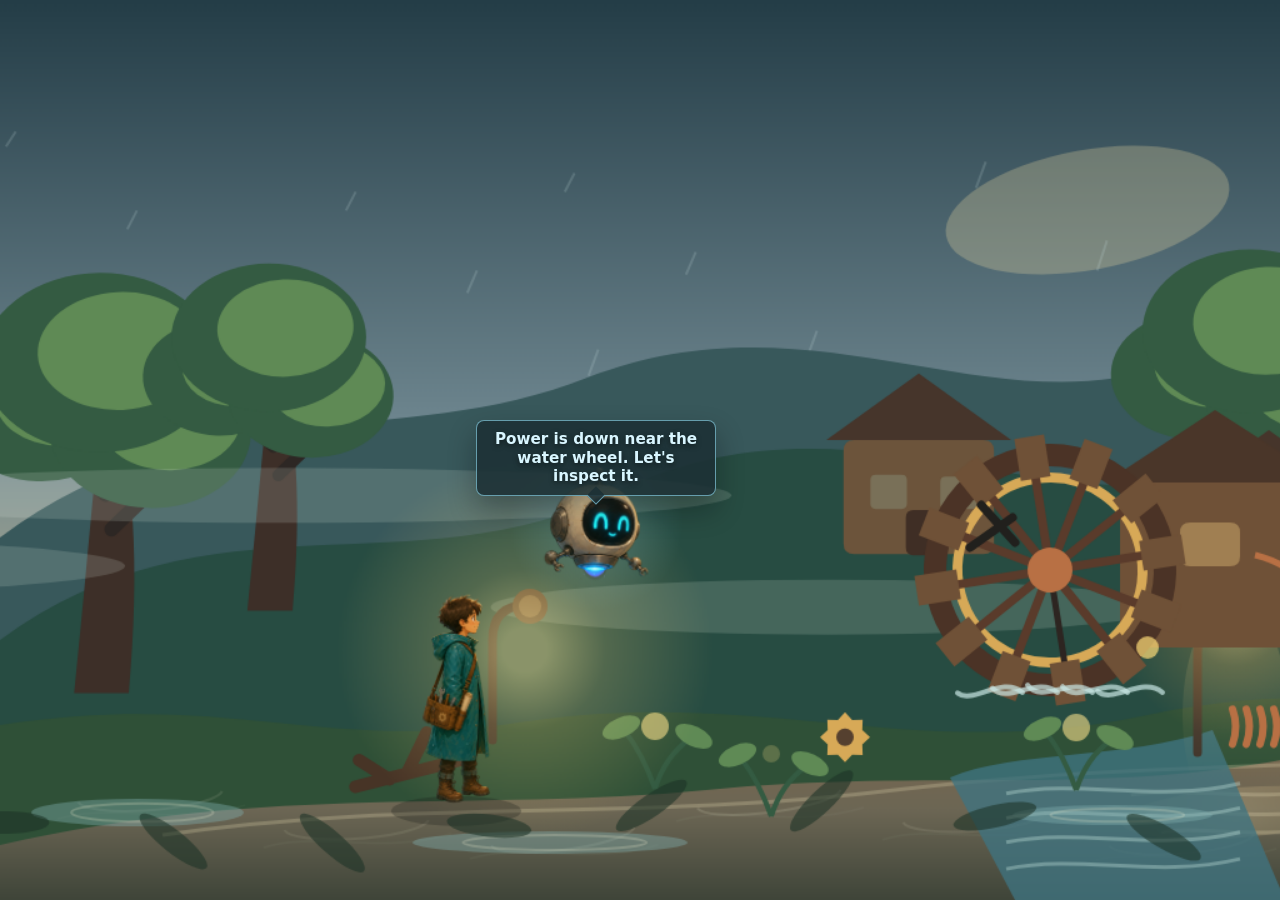
<file: index.html>
<!doctype html>
<html lang="en">
  <head>
    <meta charset="utf-8">
    <meta name="viewport" content="width=device-width, initial-scale=1">
    <title>Stormlight Village</title>
    <link rel="stylesheet" href="./styles.css">
  </head>
  <body data-scene="village">
    <main class="app-shell" aria-label="Stormlight Village visual mockup">
      <canvas id="game-canvas" width="1280" height="720"></canvas>
    </main>
    <script type="module" src="./src/app/main.js?v=20260620-wet-path-glow"></script>
  </body>
</html>
</file>
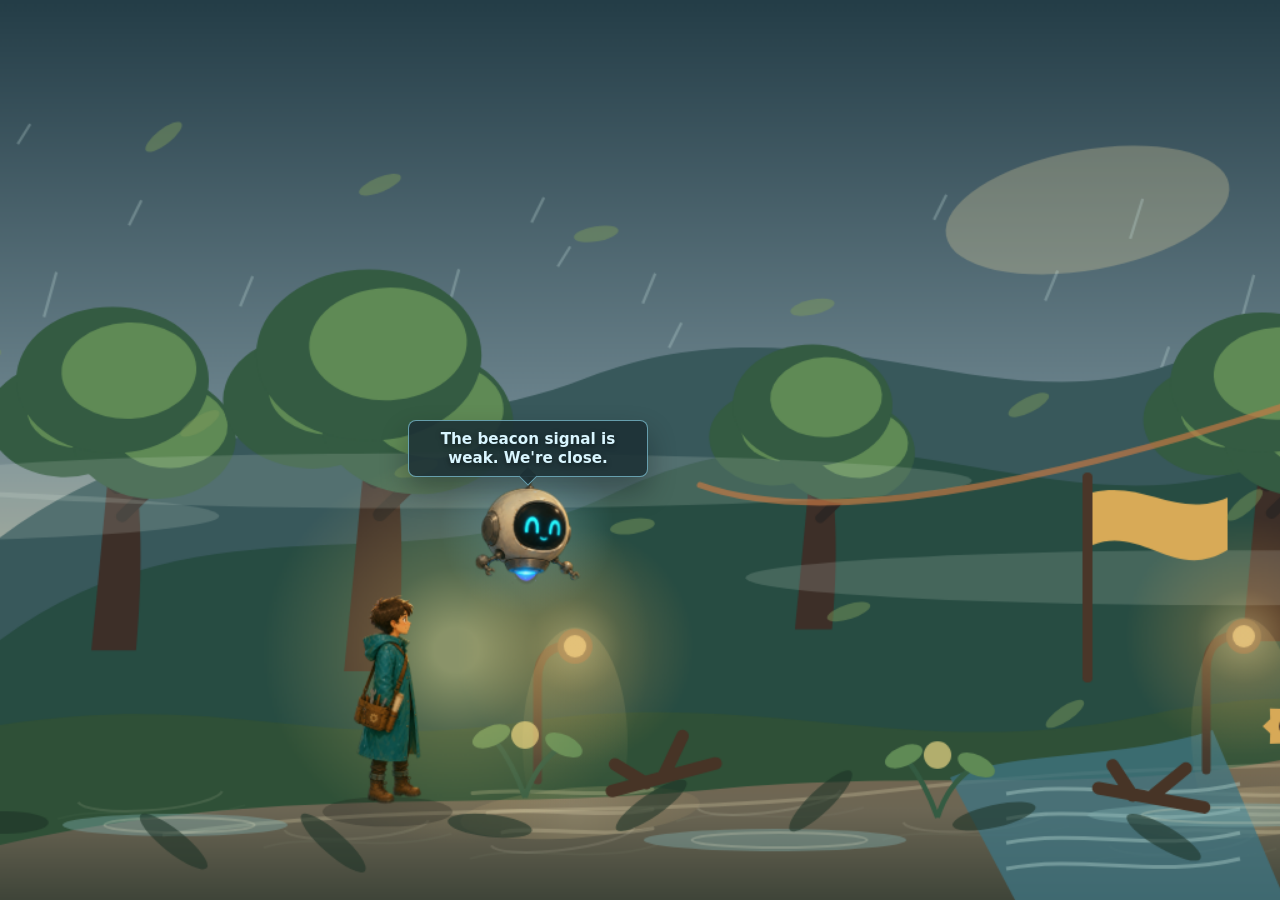
<file: beacon-hill.html>
<!doctype html>
<html lang="en">
  <head>
    <meta charset="utf-8">
    <meta name="viewport" content="width=device-width, initial-scale=1">
    <title>Stormlight Village - Beacon Hill Signal Tower</title>
    <link rel="stylesheet" href="./styles.css">
  </head>
  <body data-scene="beacon-hill">
    <main class="app-shell" aria-label="Beacon Hill Signal Tower walk-around scene">
      <canvas id="game-canvas" width="1280" height="720"></canvas>
    </main>
    <script type="module" src="./src/app/main.js?v=20260620-wet-path-glow"></script>
  </body>
</html>
</file>
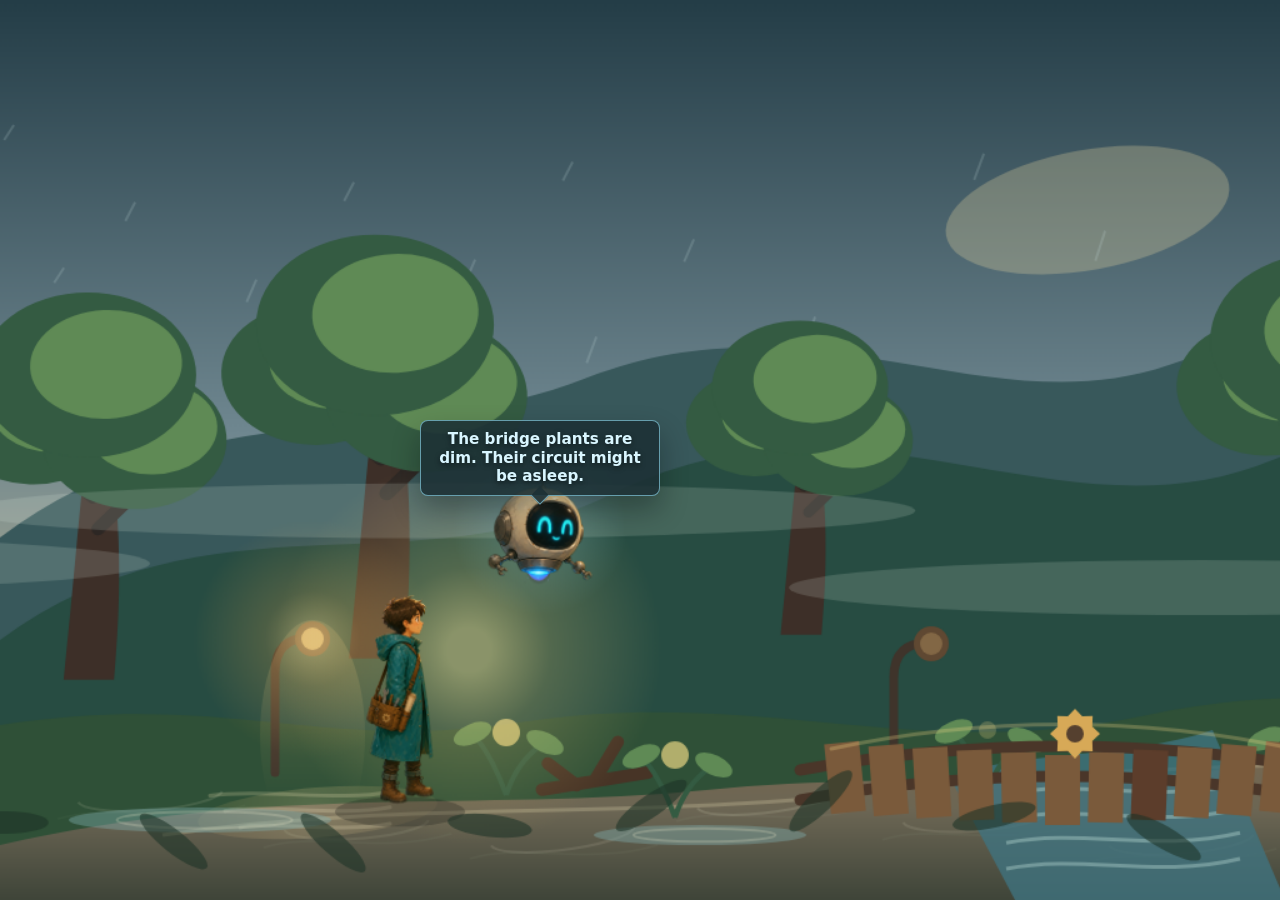
<file: glow-grove.html>
<!doctype html>
<html lang="en">
  <head>
    <meta charset="utf-8">
    <meta name="viewport" content="width=device-width, initial-scale=1">
    <title>Stormlight Village - Glowfen Grove</title>
    <link rel="stylesheet" href="./styles.css">
  </head>
  <body data-scene="glow-grove">
    <main class="app-shell" aria-label="Glowfen Grove walk-around scene">
      <canvas id="game-canvas" width="1280" height="720"></canvas>
    </main>
    <script type="module" src="./src/app/main.js?v=20260620-wet-path-glow"></script>
  </body>
</html>
</file>
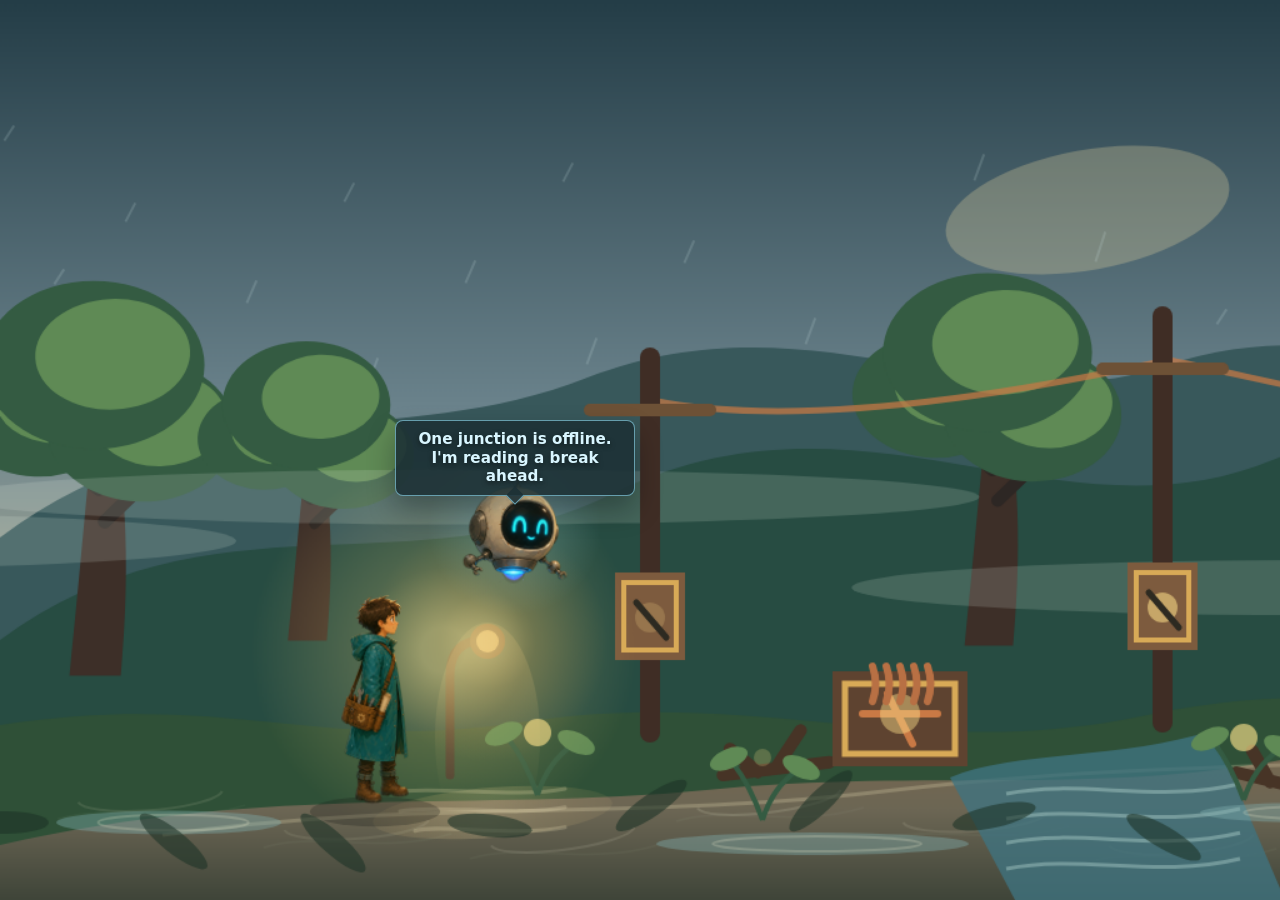
<file: mossline-switchyard.html>
<!doctype html>
<html lang="en">
  <head>
    <meta charset="utf-8">
    <meta name="viewport" content="width=device-width, initial-scale=1">
    <title>Stormlight Village - Mossline Switchyard</title>
    <link rel="stylesheet" href="./styles.css">
  </head>
  <body data-scene="mossline-switchyard">
    <main class="app-shell" aria-label="Mossline Switchyard walk-around scene">
      <canvas id="game-canvas" width="1280" height="720"></canvas>
    </main>
    <script type="module" src="./src/app/main.js?v=20260620-wet-path-glow"></script>
  </body>
</html>
</file>
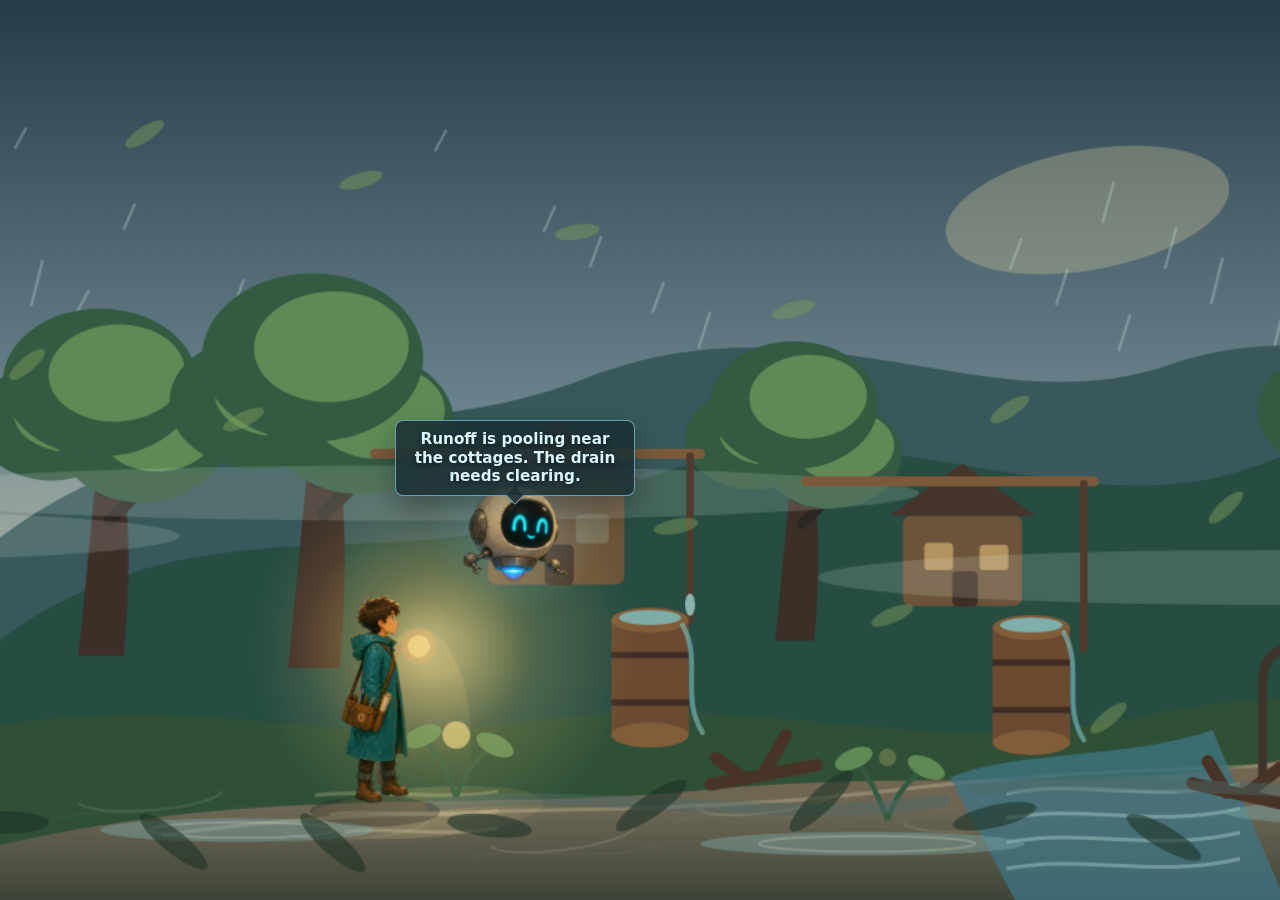
<file: rainbarrel-row.html>
<!doctype html>
<html lang="en">
  <head>
    <meta charset="utf-8">
    <meta name="viewport" content="width=device-width, initial-scale=1">
    <title>Stormlight Village - Rainbarrel Row</title>
    <link rel="stylesheet" href="./styles.css">
  </head>
  <body data-scene="rainbarrel-row">
    <main class="app-shell" aria-label="Rainbarrel Row walk-around scene">
      <canvas id="game-canvas" width="1280" height="720"></canvas>
    </main>
    <script type="module" src="./src/app/main.js?v=20260620-wet-path-glow"></script>
  </body>
</html>
</file>
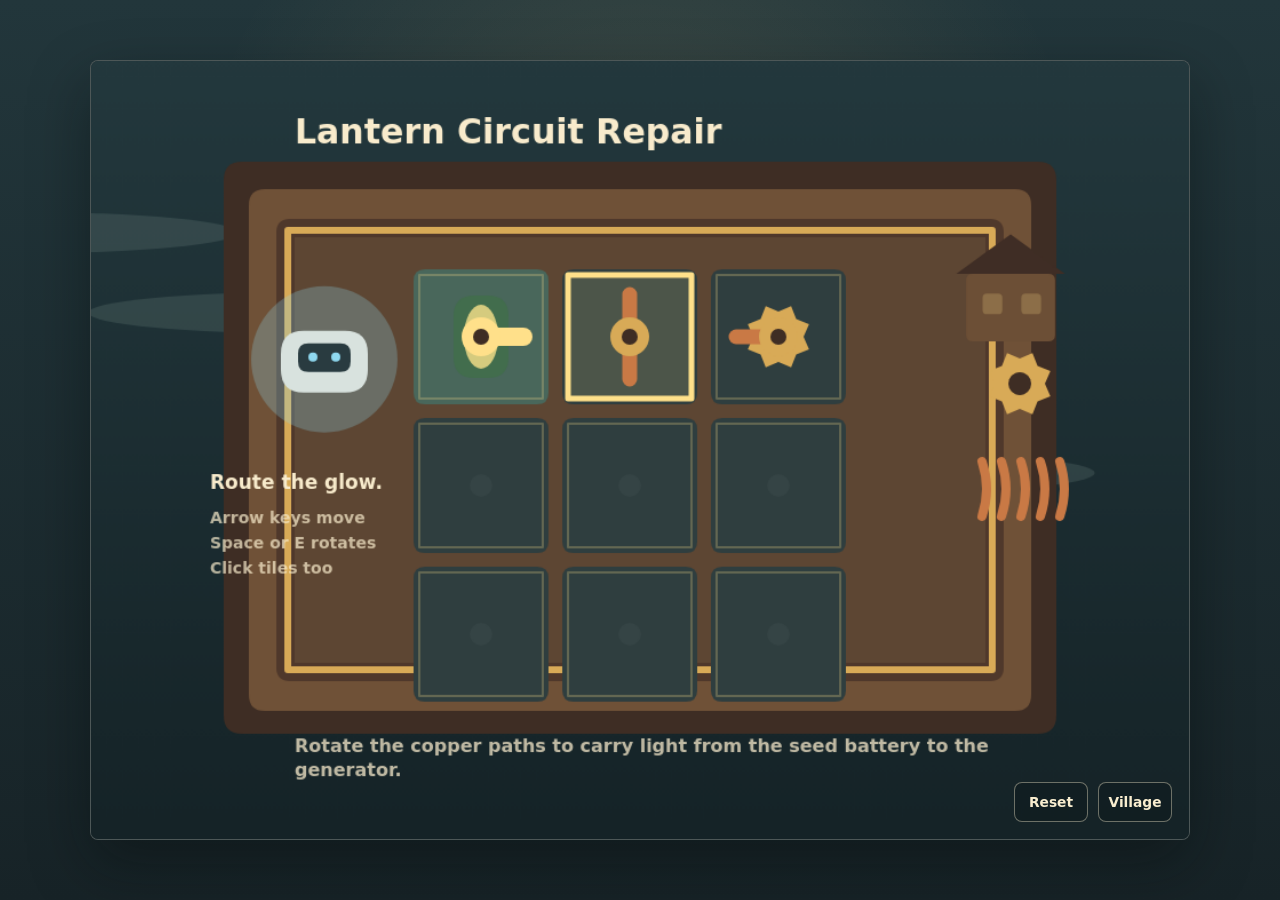
<file: repair-puzzle.html>
<!doctype html>
<html lang="en">
  <head>
    <meta charset="utf-8">
    <meta name="viewport" content="width=device-width, initial-scale=1">
    <title>Stormlight Village - Repair Puzzle Prototype</title>
    <link rel="stylesheet" href="./repair-puzzle.css">
  </head>
  <body>
    <main class="prototype-shell">
      <section class="prototype-stage" aria-label="Lantern Circuit Repair prototype">
        <canvas id="repair-canvas" width="960" height="680"></canvas>
        <div class="prototype-actions">
          <button id="reset-puzzle" type="button">Reset</button>
          <a href="./index.html">Village</a>
        </div>
      </section>
    </main>
    <script type="module" src="./src/puzzleDemo/main.js"></script>
  </body>
</html>
</file>
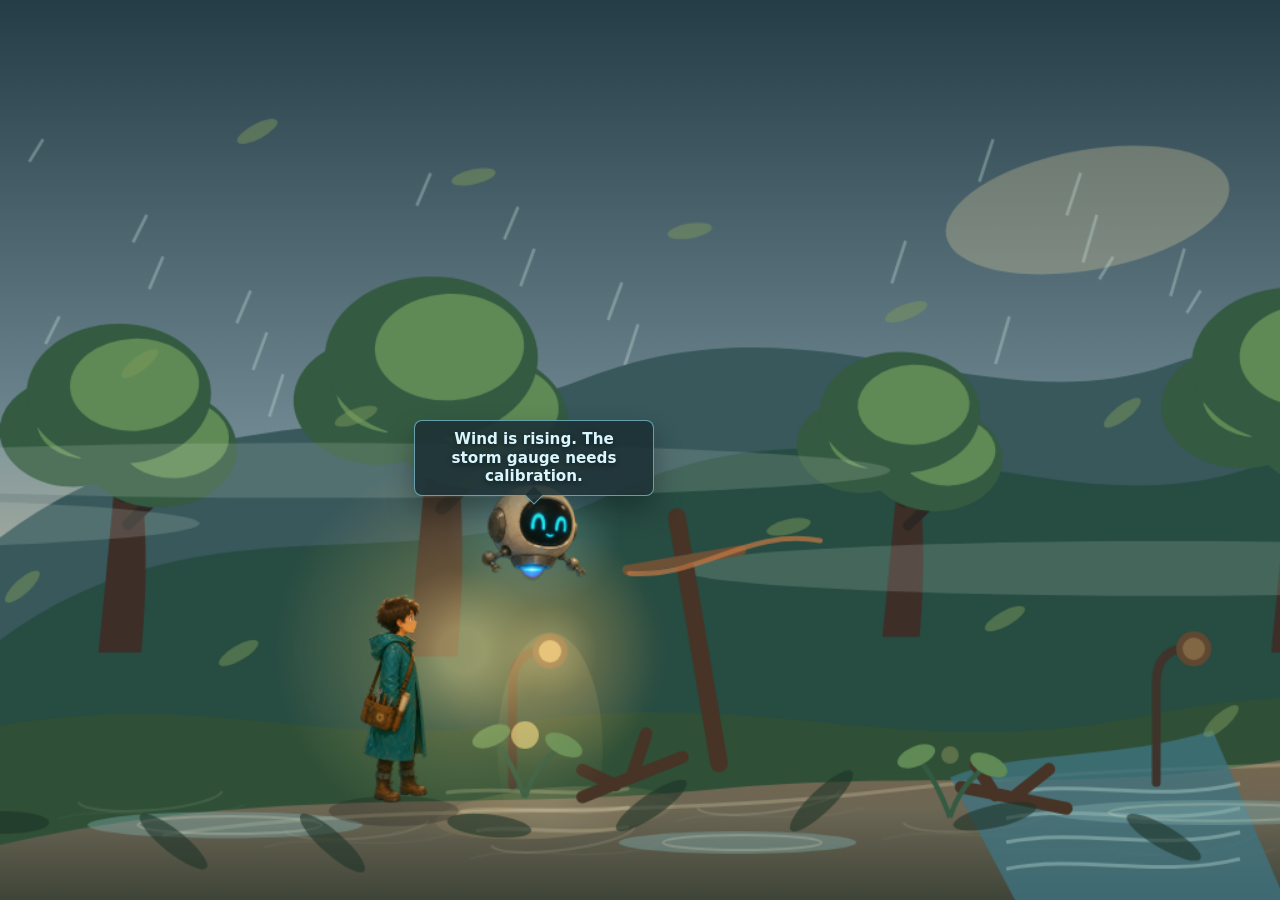
<file: stormedge-rise.html>
<!doctype html>
<html lang="en">
  <head>
    <meta charset="utf-8">
    <meta name="viewport" content="width=device-width, initial-scale=1">
    <title>Stormlight Village - Stormedge Rise</title>
    <link rel="stylesheet" href="./styles.css">
  </head>
  <body data-scene="stormedge-rise">
    <main class="app-shell" aria-label="Stormedge Rise walk-around scene">
      <canvas id="game-canvas" width="1280" height="720"></canvas>
    </main>
    <script type="module" src="./src/app/main.js?v=20260620-wet-path-glow"></script>
  </body>
</html>
</file>
<file: styles.css>
:root {
  color-scheme: dark;
  font-family: Inter, ui-sans-serif, system-ui, -apple-system, BlinkMacSystemFont, "Segoe UI", sans-serif;
  background: #172025;
  color: #f4ead4;
}

* {
  box-sizing: border-box;
}

body {
  margin: 0;
  min-height: 100vh;
  overflow: hidden;
  background:
    radial-gradient(circle at 70% 20%, rgba(247, 190, 103, 0.16), transparent 28rem),
    linear-gradient(180deg, #1b2b31 0%, #20343a 42%, #162025 100%);
}

.app-shell {
  position: relative;
  width: 100vw;
  height: 100vh;
  display: grid;
  place-items: center;
}

#game-canvas {
  display: block;
  width: max(100vw, calc(100vh * 16 / 9));
  height: max(100vh, calc(100vw * 9 / 16));
  background: #1b2b31;
}

.scene-panel {
  position: absolute;
  left: clamp(16px, 3vw, 36px);
  top: clamp(16px, 3vw, 32px);
  max-width: min(420px, calc(100vw - 32px));
  padding: 0;
  color: #f8edcf;
  text-shadow: 0 2px 8px rgba(14, 20, 22, 0.75);
  pointer-events: none;
}

.scene-panel h1 {
  margin: 0;
  font-size: clamp(2rem, 5vw, 4.75rem);
  line-height: 0.95;
  font-weight: 850;
  letter-spacing: 0;
}

.scene-panel p {
  margin: 10px 0 0;
  max-width: 34rem;
  font-size: clamp(0.95rem, 1.8vw, 1.2rem);
  line-height: 1.45;
}

.scene-panel .eyebrow {
  margin: 0 0 8px;
  font-size: 0.78rem;
  line-height: 1.2;
  text-transform: uppercase;
  font-weight: 800;
  color: #bfe7de;
}

.scene-link {
  position: absolute;
  left: clamp(14px, 2.5vw, 28px);
  bottom: clamp(14px, 2.5vw, 28px);
  min-width: 82px;
  height: 40px;
  display: inline-grid;
  place-items: center;
  border: 1px solid rgba(248, 237, 207, 0.4);
  border-radius: 8px;
  background: rgba(16, 29, 32, 0.62);
  color: #f8edcf;
  font: inherit;
  font-size: 0.86rem;
  font-weight: 800;
  letter-spacing: 0;
  text-decoration: none;
  box-shadow: 0 10px 22px rgba(9, 15, 16, 0.28);
}

.scene-link:hover,
.scene-link:focus-visible {
  background: rgba(37, 66, 69, 0.8);
  outline: 2px solid rgba(255, 216, 135, 0.7);
  outline-offset: 3px;
}

.repair-prompt {
  position: absolute;
  left: 50%;
  bottom: clamp(22px, 5vw, 52px);
  z-index: 5;
  transform: translateX(-50%);
  max-width: min(560px, calc(100vw - 32px));
  padding: 12px 16px;
  border: 1px solid rgba(255, 224, 138, 0.5);
  border-radius: 8px;
  background: rgba(20, 34, 36, 0.78);
  color: #f8edcf;
  font-size: clamp(0.9rem, 1.6vw, 1rem);
  font-weight: 800;
  line-height: 1.35;
  text-align: center;
  text-shadow: 0 2px 6px rgba(10, 15, 16, 0.72);
  box-shadow: 0 14px 32px rgba(4, 10, 11, 0.34);
}

.repair-overlay {
  position: absolute;
  inset: 0;
  z-index: 8;
  display: grid;
  place-items: center;
  background: rgba(10, 18, 20, 0.58);
  animation: repair-overlay-in 0.38s ease both;
}

.repair-overlay[hidden],
.repair-prompt[hidden] {
  display: none;
}

.repair-overlay-canvas {
  width: min(92vw, calc(92vh * 960 / 680));
  height: min(92vh, calc(92vw * 680 / 960));
  max-width: 960px;
  max-height: 680px;
  border: 1px solid rgba(248, 237, 207, 0.28);
  border-radius: 8px;
  background: #223238;
  box-shadow: 0 28px 70px rgba(4, 10, 11, 0.44);
}

.repair-overlay-status {
  position: absolute;
  left: 50%;
  bottom: clamp(20px, 4vw, 36px);
  transform: translateX(-50%);
  color: #f8edcf;
  font-size: 0.9rem;
  font-weight: 800;
  text-shadow: 0 2px 6px rgba(10, 15, 16, 0.72);
  pointer-events: none;
}

.repair-scan {
  position: fixed;
  z-index: 4;
  border: 2px solid rgba(143, 217, 240, 0.72);
  border-radius: 999px;
  background:
    radial-gradient(ellipse at center, rgba(143, 217, 240, 0.2), rgba(143, 217, 240, 0.06) 46%, transparent 72%),
    conic-gradient(from 0deg, rgba(143, 217, 240, 0), rgba(143, 217, 240, 0.68), rgba(143, 217, 240, 0));
  box-shadow:
    0 0 18px rgba(143, 217, 240, 0.38),
    inset 0 0 18px rgba(143, 217, 240, 0.24);
  opacity: calc(0.55 + var(--scan-progress, 0) * 0.35);
  pointer-events: none;
  transform: translate(-50%, -50%) scale(calc(0.84 + var(--scan-progress, 0) * 0.18));
  animation: repair-scan-pulse 0.72s ease-in-out infinite alternate;
}

.repair-scan[hidden] {
  display: none;
}

.repair-scan::before,
.repair-scan::after {
  content: "";
  position: absolute;
  inset: 15%;
  border: 1px solid rgba(217, 246, 255, 0.5);
  border-radius: inherit;
}

.repair-scan::after {
  inset: 34% 8%;
  border-color: rgba(255, 224, 138, 0.42);
}

.repair-celebration {
  position: fixed;
  inset: 0;
  z-index: 4;
  pointer-events: none;
}

.repair-celebration[hidden] {
  display: none;
}

.repair-celebration-fading .repair-bubble {
  animation: repair-bubble-out 0.55s ease forwards;
}

.repair-bubble {
  position: absolute;
  width: max-content;
  max-width: min(240px, 42vw);
  padding: 9px 12px;
  border: 1px solid rgba(255, 224, 138, 0.52);
  border-radius: 8px;
  background: rgba(35, 49, 45, 0.88);
  color: #fff4d8;
  font-size: clamp(0.78rem, 1.35vw, 0.95rem);
  font-weight: 850;
  line-height: 1.22;
  text-align: center;
  text-shadow: 0 2px 5px rgba(8, 14, 15, 0.58);
  box-shadow: 0 14px 28px rgba(4, 10, 11, 0.32);
  opacity: 0;
  transform: translate(-50%, 12px) scale(0.96);
  animation: repair-bubble-in 0.55s ease forwards;
}

.repair-bubble::after {
  content: "";
  position: absolute;
  left: 50%;
  bottom: -7px;
  width: 12px;
  height: 12px;
  border-right: 1px solid rgba(255, 224, 138, 0.52);
  border-bottom: 1px solid rgba(255, 224, 138, 0.52);
  background: rgba(35, 49, 45, 0.88);
  transform: translateX(-50%) rotate(45deg);
}

.repair-bubble-robot {
  border-color: rgba(143, 217, 240, 0.64);
  background: rgba(29, 49, 54, 0.9);
  color: #d9f6ff;
}

.repair-bubble-robot::after {
  border-color: rgba(143, 217, 240, 0.64);
  background: rgba(29, 49, 54, 0.9);
}

.repair-guidance {
  z-index: 4;
}

.repair-guidance[hidden] {
  display: none;
}

.scene-transition {
  position: fixed;
  inset: 0;
  z-index: 10;
  display: grid;
  place-items: center;
  padding: clamp(20px, 5vw, 54px);
  background:
    linear-gradient(180deg, rgba(10, 18, 20, 0.7), rgba(18, 31, 33, 0.92)),
    radial-gradient(circle at 50% 38%, rgba(255, 224, 138, 0.18), transparent 28rem);
  color: #fff4d8;
  pointer-events: auto;
}

.scene-transition[hidden] {
  display: none;
}

.scene-transition::before {
  content: "";
  position: absolute;
  inset: 0;
  opacity: 0.32;
  background:
    repeating-linear-gradient(102deg, rgba(217, 246, 255, 0.16) 0 1px, transparent 1px 18px),
    linear-gradient(180deg, transparent, rgba(8, 14, 15, 0.34));
  animation: scene-transition-rain 0.72s linear infinite;
}

.scene-transition-panel {
  position: relative;
  width: min(680px, calc(100vw - 32px));
  text-align: center;
  text-shadow: 0 3px 12px rgba(7, 13, 14, 0.72);
}

.scene-transition-eyebrow {
  margin: 0 0 10px;
  color: #bfe7de;
  font-size: clamp(0.76rem, 1.6vw, 0.9rem);
  font-weight: 900;
  line-height: 1.2;
  text-transform: uppercase;
}

.scene-transition h2 {
  margin: 0;
  color: #ffe08a;
  font-size: clamp(2.1rem, 8vw, 5.6rem);
  font-weight: 950;
  line-height: 0.95;
  letter-spacing: 0;
}

.scene-transition-description {
  margin: 16px auto 0;
  max-width: 38rem;
  color: #f7e8c8;
  font-size: clamp(0.95rem, 2vw, 1.18rem);
  font-weight: 700;
  line-height: 1.45;
}

.scene-transition-active {
  animation: scene-transition-in 0.36s ease both;
}

.scene-transition-leaving {
  animation: scene-transition-out 0.62s ease both;
}

.chapter-complete {
  position: fixed;
  inset: 0;
  z-index: 9;
  display: grid;
  place-items: center;
  padding: clamp(18px, 4vw, 44px);
  background:
    linear-gradient(180deg, rgba(11, 21, 24, 0.2), rgba(11, 21, 24, 0.72)),
    radial-gradient(circle at 50% 42%, rgba(255, 214, 132, 0.16), transparent 34rem);
  pointer-events: auto;
  animation: repair-overlay-in 0.42s ease both;
}

.chapter-complete[hidden] {
  display: none;
}

.chapter-complete-card {
  width: min(680px, calc(100vw - 32px));
  max-height: calc(100vh - 32px);
  overflow: auto;
  padding: clamp(22px, 4vw, 34px);
  border: 1px solid rgba(255, 224, 138, 0.52);
  border-radius: 8px;
  background: rgba(25, 39, 39, 0.92);
  color: #fff4d8;
  box-shadow: 0 30px 80px rgba(4, 10, 11, 0.48);
  text-align: left;
}

.chapter-complete-eyebrow {
  margin: 0 0 8px;
  color: #bfe7de;
  font-size: 0.78rem;
  font-weight: 850;
  line-height: 1.2;
  text-transform: uppercase;
}

.chapter-complete h2 {
  margin: 0;
  color: #fff1c6;
  font-size: clamp(1.9rem, 5vw, 3.4rem);
  font-weight: 900;
  line-height: 1.02;
  letter-spacing: 0;
  text-shadow: 0 2px 10px rgba(10, 15, 16, 0.64);
}

.chapter-complete-summary {
  margin: 14px 0 0;
  color: #f7e8c8;
  font-size: clamp(0.96rem, 2vw, 1.12rem);
  font-weight: 650;
  line-height: 1.48;
}

.chapter-complete-list {
  display: grid;
  grid-template-columns: repeat(2, minmax(0, 1fr));
  gap: 8px 12px;
  margin: 20px 0 0;
  padding: 0;
  list-style: none;
}

.chapter-complete-list li {
  min-height: 42px;
  display: flex;
  align-items: center;
  padding: 9px 11px;
  border: 1px solid rgba(191, 231, 222, 0.28);
  border-radius: 8px;
  background: rgba(39, 69, 66, 0.58);
  color: #eef8ee;
  font-size: clamp(0.8rem, 1.55vw, 0.95rem);
  font-weight: 800;
  line-height: 1.25;
}

.chapter-complete-robot {
  margin: 18px 0 0;
  padding: 12px 14px;
  border-left: 3px solid rgba(143, 217, 240, 0.76);
  background: rgba(29, 49, 54, 0.68);
  color: #d9f6ff;
  font-size: clamp(0.88rem, 1.7vw, 1rem);
  font-weight: 800;
  line-height: 1.36;
}

.chapter-complete-robot:empty {
  display: none;
}

.chapter-complete-prompt {
  margin: 18px 0 0;
  color: #ffe08a;
  font-size: 0.88rem;
  font-weight: 900;
  line-height: 1.3;
  text-align: center;
}

@keyframes repair-bubble-in {
  to {
    opacity: 1;
    transform: translate(-50%, 0) scale(1);
  }
}

@keyframes repair-bubble-out {
  from {
    opacity: 1;
    transform: translate(-50%, 0) scale(1);
  }

  to {
    opacity: 0;
    transform: translate(-50%, -8px) scale(0.96);
  }
}

@keyframes repair-overlay-in {
  from {
    opacity: 0;
  }

  to {
    opacity: 1;
  }
}

@keyframes repair-scan-pulse {
  from {
    filter: brightness(0.94);
  }

  to {
    filter: brightness(1.18);
  }
}

@keyframes scene-transition-in {
  from {
    opacity: 0;
  }

  to {
    opacity: 1;
  }
}

@keyframes scene-transition-out {
  from {
    opacity: 1;
  }

  to {
    opacity: 0;
  }
}

@keyframes scene-transition-rain {
  from {
    background-position: 0 0, 0 0;
  }

  to {
    background-position: 42px 80px, 0 0;
  }
}

@media (max-width: 700px) and (orientation: portrait) {
  body {
    overflow: hidden;
  }

  .app-shell {
    min-height: 100vh;
    align-content: start;
  }

  #game-canvas {
    width: 100vw;
    height: auto;
  }

  .scene-panel {
    top: 14px;
    left: 14px;
  }

  .scene-link {
    left: 12px;
    bottom: 12px;
  }

  .chapter-complete-list {
    grid-template-columns: 1fr;
  }
}
</file>
<file: repair-puzzle.css>
:root {
  color-scheme: dark;
  font-family: Inter, ui-sans-serif, system-ui, -apple-system, BlinkMacSystemFont, "Segoe UI", sans-serif;
  background: #182327;
  color: #f7ebcf;
}

* {
  box-sizing: border-box;
}

body {
  margin: 0;
  min-height: 100vh;
  overflow: hidden;
  background:
    radial-gradient(circle at 50% 25%, rgba(255, 218, 137, 0.13), transparent 28rem),
    linear-gradient(180deg, #22363b 0%, #172327 100%);
}

.prototype-shell {
  width: 100vw;
  min-height: 100vh;
  display: grid;
  place-items: center;
  padding: 18px;
}

.prototype-stage {
  position: relative;
  width: min(100%, 1100px);
  aspect-ratio: 960 / 680;
  max-height: calc(100vh - 36px);
  display: grid;
  place-items: center;
}

#repair-canvas {
  display: block;
  width: 100%;
  height: 100%;
  border: 1px solid rgba(247, 235, 207, 0.2);
  border-radius: 8px;
  background: #223238;
  box-shadow: 0 24px 60px rgba(4, 10, 11, 0.38);
}

.prototype-actions {
  position: absolute;
  right: 18px;
  bottom: 18px;
  display: flex;
  gap: 10px;
}

.prototype-actions button,
.prototype-actions a {
  min-width: 74px;
  height: 40px;
  display: inline-grid;
  place-items: center;
  border: 1px solid rgba(248, 237, 207, 0.4);
  border-radius: 8px;
  background: rgba(16, 29, 32, 0.7);
  color: #f8edcf;
  font: inherit;
  font-size: 0.86rem;
  font-weight: 800;
  letter-spacing: 0;
  text-decoration: none;
  cursor: pointer;
}

.prototype-actions button:hover,
.prototype-actions a:hover,
.prototype-actions button:focus-visible,
.prototype-actions a:focus-visible {
  background: rgba(69, 57, 34, 0.86);
  outline: 2px solid rgba(255, 216, 135, 0.72);
  outline-offset: 3px;
}

@media (max-width: 720px) and (orientation: portrait) {
  body {
    overflow: auto;
  }

  .prototype-shell {
    place-items: start center;
    padding: 10px;
  }

  .prototype-stage {
    width: 100%;
    max-height: none;
  }

  .prototype-actions {
    right: 12px;
    bottom: 12px;
  }
}
</file>
